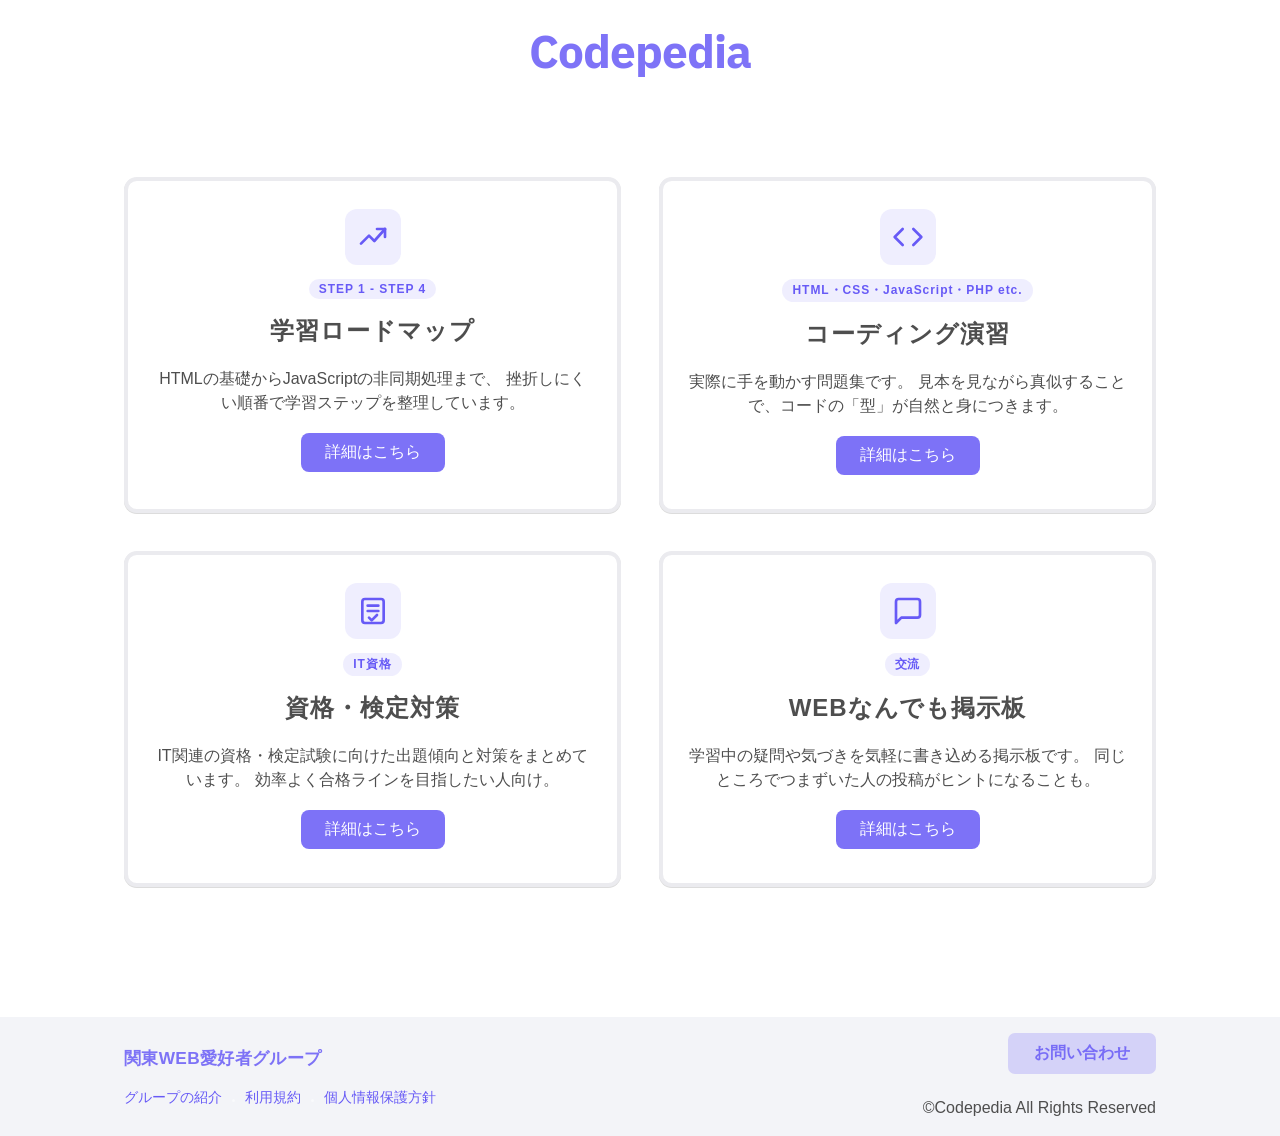
<file: index.html>
<!DOCTYPE html>
<html lang="ja">
<head>
    <meta charset="UTF-8">
    <meta name="viewport" content="width=device-width, initial-scale=1.0">
    <title>コードペディア</title>
    <link rel="stylesheet" href="index.css">

    <link rel="preconnect" href="https://fonts.googleapis.com">
    <link rel="preconnect" href="https://fonts.gstatic.com" crossorigin>
    <link href="https://fonts.googleapis.com/css2?family=Kosugi+Maru&family=IBM+Plex+Sans:ital,wght@0,100..700;1,100..700&display=swap" rel="stylesheet">
</head>
<body>
    <header>
        <h1>Codepedia</h1>
    </header>

    <main>
        <section class="card-list">

            <article class="card">

                <div class="card-icon-wrap">
                    <svg class="card-icon" viewBox="0 0 24 24" fill="none" stroke="currentColor" stroke-width="2" stroke-linecap="round" stroke-linejoin="round"><polyline points="3 17 9 11 13 15 21 6"></polyline><polyline points="21 6 21 12"></polyline><polyline points="21 6 15 6"></polyline></svg>
                </div>
                <span class="card-tag">STEP 1 - STEP 4</span>
                <h2>学習ロードマップ</h2>
                    <p>HTMLの基礎からJavaScriptの非同期処理まで、
                        挫折しにくい順番で学習ステップを整理しています。
                    </p>
                <a href="#">詳細はこちら</a>
            </article>

            <article class="card">

                <div class="card-icon-wrap">
                    <svg class="card-icon" viewBox="0 0 24 24" fill="none" stroke="currentColor" stroke-width="2" stroke-linecap="round" stroke-linejoin="round"><polyline points="16 18 22 12 16 6"></polyline><polyline points="8 6 2 12 8 18"></polyline></svg>
                </div>
                <span class="card-tag">HTML・CSS・JavaScript・PHP etc.</span>
                <h2>コーディング演習</h2>
                    <p>実際に手を動かす問題集です。
                        見本を見ながら真似することで、コードの「型」が自然と身につきます。
                    </p>
                    <!-- <p>コーディング演習についての簡単な説明が入ります。</p> -->
                <a href="#">詳細はこちら</a>
            </article>

            <article class="card">

                <div class="card-icon-wrap">
                    <svg class="card-icon" viewBox="0 0 24 24" fill="none" stroke="currentColor" stroke-width="2" stroke-linecap="round" stroke-linejoin="round"><rect x="4" y="3" width="16" height="18" rx="2"></rect><line x1="8" y1="8" x2="16" y2="8"></line><line x1="8" y1="12" x2="16" y2="12"></line><path d="M9 17l2 2 4-4"></path></svg>
                </div>
                <span class="card-tag">IT資格</span>
                <h2>資格・検定対策</h2>
                    <p>IT関連の資格・検定試験に向けた出題傾向と対策をまとめています。
                        効率よく合格ラインを目指したい人向け。</p>
                    <!-- <p>IT関連の資格・検定対策についての簡単な説明が入ります。</p> -->
                <a href="#">詳細はこちら</a>
            </article>

            <article class="card">

                <div class="card-icon-wrap">
                    <svg class="card-icon" viewBox="0 0 24 24" fill="none" stroke="currentColor" stroke-width="2" stroke-linecap="round" stroke-linejoin="round"><path d="M21 15a2 2 0 0 1-2 2H7l-4 4V5a2 2 0 0 1 2-2h14a2 2 0 0 1 2 2z"></path></svg>
                </div>
                <span class="card-tag">交流</span>
                <h2>WEBなんでも掲示板</h2>
                    <p>学習中の疑問や気づきを気軽に書き込める掲示板です。
                        同じところでつまずいた人の投稿がヒントになることも。</p>
                    <!-- <p>WEBなんでも掲示板についての簡単な説明が入ります。</p> -->
                <a href="bbs.html">詳細はこちら</a>
            </article>
        </section>
    </main>

    <footer>
        <div class="footer-inner">
            <div class="footer-left">
                <a href="index.html" class="f-logo">関東WEB愛好者グループ</a>
                <nav class="footer-links">
                    <a href="#">グループの紹介</a>
                    <a href="#">利用規約</a>
                    <a href="#">個人情報保護方針</a>
                </nav>
            </div>
            <div class="footer-right">
                <a href="#">お問い合わせ</a>
                <p>©Codepedia All Rights Reserved</p>
            </div>
        </div>
    </footer>
</body>
</html>
</file>
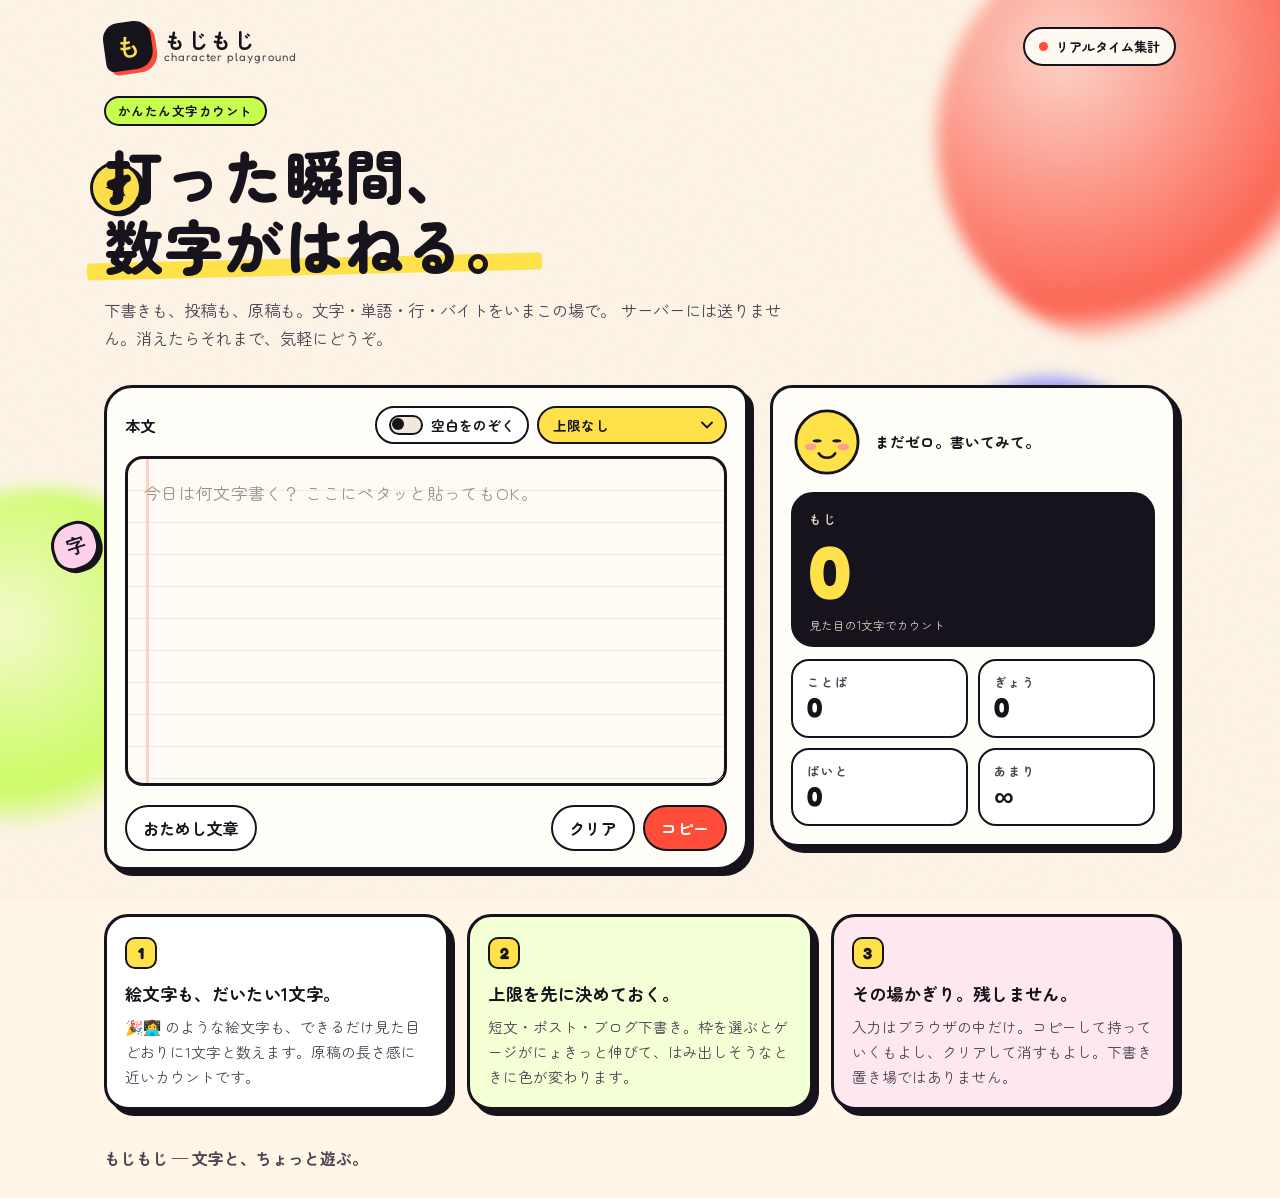
<file: moji-count/index.html>
<!DOCTYPE html>
<html lang="ja">
<head>
    <meta charset="UTF-8">
    <meta name="viewport" content="width=device-width, initial-scale=1.0">
    <title>もじもじ — かんたん文字カウント</title>
    <meta name="description" content="打った瞬間に文字数がはねる、かんたん文字カウント。単語・行・バイトもその場で。">
    <link rel="stylesheet" href="styles.css">
    <link rel="preconnect" href="https://fonts.googleapis.com">
    <link rel="preconnect" href="https://fonts.gstatic.com" crossorigin>
    <link href="https://fonts.googleapis.com/css2?family=Fredoka:wght@400;500;600;700&family=Zen+Maru+Gothic:wght@400;500;700;900&display=swap" rel="stylesheet">
</head>
<body>
    <div class="atmosphere" aria-hidden="true">
        <span class="blob blob-a"></span>
        <span class="blob blob-b"></span>
        <span class="blob blob-c"></span>
        <span class="sticker sticker-star">★</span>
        <span class="sticker sticker-mo">も</span>
        <span class="sticker sticker-ji">字</span>
        <span class="grain"></span>
    </div>

    <header class="site-header">
        <a class="brand" href="index.html">
            <span class="brand-mark" aria-hidden="true">も</span>
            <span class="brand-text">
                <strong>もじもじ</strong>
                <small>character playground</small>
            </span>
        </a>
        <p class="live-pill">
            <span class="live-dot" aria-hidden="true"></span>
            リアルタイム集計
        </p>
    </header>

    <main>
        <section class="hero">
            <p class="kicker">かんたん文字カウント</p>
            <h1>
                打った瞬間、<br>
                <span class="hero-accent">数字がはねる。</span>
            </h1>
            <p class="lede">
                下書きも、投稿も、原稿も。文字・単語・行・バイトをいまこの場で。
                サーバーには送りません。消えたらそれまで、気軽にどうぞ。
            </p>
        </section>

        <section class="stage" aria-label="文字カウント">
            <div class="editor-card">
                <div class="editor-toolbar">
                    <label class="field-label" for="draft">本文</label>
                    <div class="toolbar-controls">
                        <label class="chip-toggle">
                            <input type="checkbox" id="ignore-spaces">
                            <span>空白をのぞく</span>
                        </label>
                        <label class="limit-field">
                            <span class="sr-only">文字数の上限</span>
                            <select id="limit" aria-label="文字数の上限">
                                <option value="0">上限なし</option>
                                <option value="140">140（短文）</option>
                                <option value="280">280（ポスト）</option>
                                <option value="1000">1000（ブログ下書き）</option>
                                <option value="4000">4000（長文）</option>
                            </select>
                        </label>
                    </div>
                </div>

                <textarea
                    id="draft"
                    name="draft"
                    rows="9"
                    maxlength="200000"
                    placeholder="今日は何文字書く？ ここにペタッと貼ってもOK。"
                    spellcheck="true"
                ></textarea>

                <div class="progress-wrap" hidden>
                    <div class="progress-track" aria-hidden="true">
                        <div class="progress-fill" id="progress-fill"></div>
                    </div>
                    <p class="progress-caption" id="progress-caption"></p>
                </div>

                <div class="editor-actions">
                    <button type="button" class="btn btn-ghost" id="sample-btn">おためし文章</button>
                    <div class="editor-actions-right">
                        <button type="button" class="btn btn-ghost" id="clear-btn">クリア</button>
                        <button type="button" class="btn btn-solid" id="copy-btn">コピー</button>
                    </div>
                </div>
                <p class="toast" id="toast" role="status" aria-live="polite"></p>
            </div>

            <aside class="scoreboard" aria-label="集計結果">
                <div class="buddy-row">
                    <div class="buddy" id="buddy" data-mood="idle" aria-hidden="true">
                        <svg viewBox="0 0 88 88" fill="none">
                            <circle class="buddy-body" cx="44" cy="44" r="38"/>
                            <ellipse class="buddy-blush" cx="24" cy="50" rx="7" ry="4"/>
                            <ellipse class="buddy-blush" cx="64" cy="50" rx="7" ry="4"/>
                            <circle class="buddy-eye left" cx="32" cy="40" r="5.5"/>
                            <circle class="buddy-eye right" cx="56" cy="40" r="5.5"/>
                            <path class="buddy-mouth" d="M34 58c4 7 16 7 20 0"/>
                        </svg>
                    </div>
                    <p class="buddy-line" id="buddy-line">まだゼロ。書いてみて。</p>
                </div>

                <div class="stat stat-hero">
                    <p class="stat-label">もじ</p>
                    <p class="stat-value" id="char-count" aria-live="polite">0</p>
                        <p class="stat-note" id="char-note">見た目の1文字でカウント</p>
                </div>

                <div class="stat-grid">
                    <div class="stat">
                        <p class="stat-label">ことば</p>
                        <p class="stat-value" id="word-count">0</p>
                    </div>
                    <div class="stat">
                        <p class="stat-label">ぎょう</p>
                        <p class="stat-value" id="line-count">0</p>
                    </div>
                    <div class="stat">
                        <p class="stat-label">ばいと</p>
                        <p class="stat-value" id="byte-count">0</p>
                    </div>
                    <div class="stat">
                        <p class="stat-label" id="remain-label">あまり</p>
                        <p class="stat-value" id="remain-count">∞</p>
                    </div>
                </div>
            </aside>
        </section>

        <section class="perks" aria-label="このページでできること">
            <article class="perk">
                <span class="perk-badge" aria-hidden="true">1</span>
                <h2>絵文字も、だいたい1文字。</h2>
                <p>🎉👩‍💻 のような絵文字も、できるだけ見た目どおりに1文字と数えます。原稿の長さ感に近いカウントです。</p>
            </article>
            <article class="perk">
                <span class="perk-badge" aria-hidden="true">2</span>
                <h2>上限を先に決めておく。</h2>
                <p>短文・ポスト・ブログ下書き。枠を選ぶとゲージがにょきっと伸びて、はみ出しそうなときに色が変わります。</p>
            </article>
            <article class="perk">
                <span class="perk-badge" aria-hidden="true">3</span>
                <h2>その場かぎり。残しません。</h2>
                <p>入力はブラウザの中だけ。コピーして持っていくもよし、クリアして消すもよし。下書き置き場ではありません。</p>
            </article>
        </section>
    </main>

    <footer class="site-footer">
        <p>もじもじ — 文字と、ちょっと遊ぶ。</p>
    </footer>

    <script src="app.js"></script>
</body>
</html>
</file>
<file: index.css>
@import "common.css";

body {
    font-family: "Kosugi Maru", sans-serif;
    font-weight: 400;
    font-style: normal;
    min-height: 100vh;
    display: flex;
    flex-direction: column;
}

header {
    padding: 20px 0 56px;
}

h1 {
    text-align: center;
    font-size: 2.9rem;
    color: rgba(103, 90, 246, 0.85);
    letter-spacing: -0.02em;
    font-family: "IBM Plex Sans", sans-serif;
}

main {
    flex: 1 0 auto;
}

.card-list {
    display: flex;
    flex-wrap: wrap;
    max-width: 1080px;
    width: 100%;
    box-sizing: border-box;
    padding: 0 24px;
    margin: 40px auto 130px;
    gap: 38px 38px;
}

.card {
    background-color: white;
    border-radius: 12.8px;
    border: 4px solid #ebebef;
    box-shadow: 0 1px 0px rgba(20, 20, 24, 0.15);
    width: calc(50% - 19px);
    padding: 28px 24px;
    text-align: center;
    box-sizing: border-box;
    transition: transform .15s ease, box-shadow .15s ease;
}

.card:hover {
    transform: translateY(-6px);
    box-shadow: 0 1px 0px rgba(20, 20, 24, 0.21);
}

.card-icon {
    width: 32px;
    height: 32px;
    color: rgb(103, 90, 246);
    padding: 12px;
    background-color: rgba(103, 90, 246, 0.1);
    border-radius: 12px;
    margin: 0 auto 14px;
    display: block;
    box-sizing: content-box;
}

.card-tag {
    display: inline-block;
    font-size: 12px;
    font-weight: 700;
    padding: 3px 10px;
    border-radius: 999px;
    background-color: rgba(103, 90, 246, 0.1);
    color: rgb(103, 90, 246);
    margin-bottom: 16px;
    letter-spacing: 0.08em;
}

h2 {
    text-align: center;
    padding-bottom: 8px;
    color: rgb(78, 78, 78);
    letter-spacing: 0.04em;
}

p {
    text-align: center;
    line-height: 1.5;
    padding-top: 12px;
    color: rgb(78, 78, 78);
}

.card a {
    display: inline-block;
    padding: 9px 24px;
    margin: 18px 0 6px;
    background-color: rgba(103, 90, 246, 0.85);
    border-radius: 8px;
    color: white;
    /* text-align: center; */
    text-decoration: none;
    transition: background-color .15s ease;
}

.card a:hover {
    background-color: rgb(83, 70, 220, 0.85);
}

footer {
    background-color: #f3f4f8;
    color: rgb(103, 90, 246, 0.85);
    flex-shrink: 0;
}

.footer-inner {
    display: flex;
    justify-content: space-between;
    align-items: center;
    max-width: 1080px;
    width: 100%;
    box-sizing: border-box;
    margin: 0 auto;
    padding: 16px 24px;
}

footer a {
    color: rgb(103, 90, 246);
    text-decoration: none;
}

.footer-left {
    display: flex;
    flex-direction: column;
    align-items: flex-start;
    gap: 8px;
    font-size: 0.9rem;
}

.footer-links {
    display: flex;
    align-items: center;
    gap: 10px;
}

.footer-links a::after {
    content: '';
    display: inline-block;
    width: 3px;
    height: 3px;
    border-radius: 50%;
    background: rgba(255, 255, 255, 0.5);
    margin-left: 10px;
}

.footer-links a:last-child::after {
    display: none;
}

.footer-right {
    text-align: right;
    color: rgb(78, 78, 78);
}

.footer-right a {
    display: inline-block;
    padding: 10px 26px;
    background-color: rgba(103, 90, 246, 0.225);
    border-radius: 7px;
    margin-bottom: 10px;
    font-weight: 700;
    color: rgb(103, 90, 246, 0.85);
}

.f-logo {
    font-weight: 700;
    font-size: 1.08rem;
    color: rgb(103, 90, 246, 0.85);
    text-decoration: none;
    padding-bottom: 10px;
    letter-spacing: 0.02em;
}



/* タブレット〜小さめPC:カードを1列に */
@media (max-width: 860px) {
    .card-list {
        max-width: 640px;
        margin: 32px auto 60px;
        gap: 20px;
    }

    .card {
        width: 100%;
    }
}

/* スマホ */
@media (max-width: 640px) {
    header {
        padding: 16px 0 38px;
    }

    h1 {
        font-size: 2.5rem;
    }

    .card-list {
        padding: 0 16px;
    }

    .card {
        padding: 20px 18px;
    }

    .footer-inner {
        flex-direction: column;
        align-items: flex-start;
        gap: 14px;
        padding: 24px 16px;
        font-size: 0.9rem;
    }

    .footer-links {
        flex-wrap: wrap;
        row-gap: 6px;
    }

    .footer-right {
        width: 100%;
        text-align: left;
    }

    .footer-right p {
        margin-top: 10px;
        text-align: center;
        font-size: 12px;
    }
}
</file>
<file: moji-count/styles.css>
:root {
    --ink: #17131c;
    --ink-soft: #4a4453;
    --paper: #fff6e8;
    --paper-2: #ffe7c2;
    --cream: #fffaf1;
    --tomato: #ff4d3a;
    --tomato-deep: #e03726;
    --slime: #c6ff4d;
    --periwinkle: #6a6bff;
    --violet: #9b5cff;
    --sun: #ffe14a;
    --line: #17131c;
    --card: #fffdf8;
    --shadow: 6px 6px 0 var(--ink);
    --radius-xl: 32px;
    --radius-lg: 24px;
    --radius-md: 16px;
    --header-h: 76px;
}

*,
*::before,
*::after {
    box-sizing: border-box;
    margin: 0;
    padding: 0;
}

html {
    scroll-behavior: smooth;
}

body {
    min-height: 100vh;
    font-family: "Zen Maru Gothic", "Hiragino Maru Gothic ProN", sans-serif;
    color: var(--ink);
    background: var(--paper);
    overflow-x: hidden;
}

img,
svg {
    display: block;
    max-width: 100%;
}

button,
select,
textarea {
    font: inherit;
    color: inherit;
}

.sr-only {
    position: absolute;
    width: 1px;
    height: 1px;
    padding: 0;
    margin: -1px;
    overflow: hidden;
    clip: rect(0, 0, 0, 0);
    white-space: nowrap;
    border: 0;
}

.atmosphere {
    position: fixed;
    inset: 0;
    pointer-events: none;
    z-index: 0;
    overflow: hidden;
}

.blob {
    position: absolute;
    border-radius: 50%;
    filter: blur(8px);
    opacity: 0.85;
    animation: drift 16s ease-in-out infinite;
}

.blob-a {
    width: min(42vw, 420px);
    height: min(42vw, 420px);
    background: radial-gradient(circle at 30% 30%, #ffd0c4, var(--tomato) 62%, transparent 70%);
    top: -8%;
    right: -6%;
}

.blob-b {
    width: min(36vw, 340px);
    height: min(36vw, 340px);
    background: radial-gradient(circle at 40% 40%, #f4ffc8, var(--slime) 58%, transparent 72%);
    bottom: 8%;
    left: -10%;
    animation-delay: -6s;
}

.blob-c {
    width: min(28vw, 260px);
    height: min(28vw, 260px);
    background: radial-gradient(circle at 40% 40%, #d9d9ff, var(--periwinkle) 60%, transparent 72%);
    top: 42%;
    right: 8%;
    animation-delay: -11s;
}

.sticker {
    position: absolute;
    display: grid;
    place-items: center;
    font-family: "Fredoka", sans-serif;
    font-weight: 700;
    border: 3px solid var(--ink);
    box-shadow: 3px 3px 0 var(--ink);
    animation: wobble 7s ease-in-out infinite;
}

.sticker-star {
    top: 18%;
    left: 7%;
    width: 52px;
    height: 52px;
    border-radius: 50%;
    background: var(--sun);
    transform: rotate(-12deg);
    font-size: 1.4rem;
}

.sticker-mo {
    bottom: 16%;
    right: 11%;
    width: 64px;
    height: 64px;
    border-radius: 18px;
    background: var(--slime);
    transform: rotate(9deg);
    font-size: 1.6rem;
    animation-delay: -2s;
}

.sticker-ji {
    top: 58%;
    left: 4%;
    width: 48px;
    height: 48px;
    border-radius: 50% 40% 50% 40%;
    background: #ffd4ea;
    transform: rotate(-18deg);
    font-size: 1.15rem;
    animation-delay: -4s;
}

.grain {
    position: absolute;
    inset: 0;
    opacity: 0.18;
    mix-blend-mode: multiply;
    background-image: url("data:image/svg+xml,%3Csvg xmlns='http://www.w3.org/2000/svg' width='180' height='180'%3E%3Cfilter id='n'%3E%3CfeTurbulence type='fractalNoise' baseFrequency='.85' numOctaves='2' stitchTiles='stitch'/%3E%3C/filter%3E%3Crect width='180' height='180' filter='url(%23n)' opacity='.55'/%3E%3C/svg%3E");
}

@keyframes drift {
    0%, 100% { transform: translate(0, 0) scale(1); }
    50% { transform: translate(18px, -22px) scale(1.08); }
}

@keyframes wobble {
    0%, 100% { transform: rotate(var(--tilt, -8deg)); }
    50% { transform: rotate(calc(var(--tilt, -8deg) + 10deg)) translateY(-6px); }
}

.site-header,
main,
.site-footer {
    position: relative;
    z-index: 1;
}

.site-header {
    display: flex;
    align-items: center;
    justify-content: space-between;
    gap: 16px;
    max-width: 1120px;
    margin: 0 auto;
    padding: 22px 24px 8px;
}

.brand {
    display: flex;
    align-items: center;
    gap: 12px;
    text-decoration: none;
    color: inherit;
}

.brand-mark {
    width: 48px;
    height: 48px;
    display: grid;
    place-items: center;
    background: var(--ink);
    color: var(--sun);
    border-radius: 16px 16px 18px 8px;
    font-family: "Fredoka", sans-serif;
    font-size: 1.45rem;
    font-weight: 700;
    transform: rotate(-8deg);
    box-shadow: 4px 4px 0 var(--tomato);
}

.brand-text {
    display: flex;
    flex-direction: column;
    line-height: 1.05;
}

.brand-text strong {
    font-size: 1.35rem;
    letter-spacing: 0.04em;
}

.brand-text small {
    font-family: "Fredoka", sans-serif;
    font-size: 0.72rem;
    color: var(--ink-soft);
    letter-spacing: 0.08em;
}

.live-pill {
    display: inline-flex;
    align-items: center;
    gap: 8px;
    padding: 8px 14px;
    border: 2.5px solid var(--ink);
    border-radius: 999px;
    background: var(--cream);
    font-size: 0.82rem;
    font-weight: 700;
}

.live-dot {
    width: 9px;
    height: 9px;
    border-radius: 50%;
    background: var(--tomato);
    box-shadow: 0 0 0 0 rgba(255, 77, 58, 0.7);
    animation: pulse 1.6s ease-out infinite;
}

@keyframes pulse {
    70% { box-shadow: 0 0 0 8px rgba(255, 77, 58, 0); }
    100% { box-shadow: 0 0 0 0 rgba(255, 77, 58, 0); }
}

.hero {
    max-width: 1120px;
    margin: 0 auto;
    padding: 18px 24px 4px;
}

.kicker {
    display: inline-block;
    padding: 4px 12px;
    margin-bottom: 14px;
    background: var(--slime);
    border: 2.5px solid var(--ink);
    border-radius: 999px;
    font-size: 0.78rem;
    font-weight: 700;
    letter-spacing: 0.12em;
}

.hero h1 {
    font-size: clamp(2.05rem, 5.2vw, 3.7rem);
    line-height: 1.18;
    letter-spacing: 0.02em;
    font-weight: 900;
    max-width: 12em;
}

.hero-accent {
    position: relative;
    display: inline-block;
    isolation: isolate;
    z-index: 0;
    white-space: nowrap;
}

.hero-accent::after {
    content: "";
    position: absolute;
    left: -4%;
    right: -4%;
    bottom: 0.08em;
    height: 0.28em;
    background: var(--sun);
    z-index: -1;
    border-radius: 4px;
    transform: rotate(-1.4deg);
}

.lede {
    margin-top: 16px;
    max-width: 42em;
    color: var(--ink-soft);
    font-size: 1.02rem;
    line-height: 1.75;
}

.stage {
    display: grid;
    grid-template-columns: minmax(0, 1.35fr) minmax(280px, 0.85fr);
    gap: 22px;
    max-width: 1120px;
    margin: 28px auto 0;
    padding: 0 24px 8px;
    align-items: start;
}

.editor-card,
.scoreboard,
.perk {
    background: var(--card);
    border: 3px solid var(--ink);
    box-shadow: var(--shadow);
}

.editor-card {
    border-radius: 28px 18px 30px 22px;
    padding: 18px 18px 16px;
}

.editor-toolbar {
    display: flex;
    align-items: center;
    justify-content: space-between;
    gap: 12px;
    margin-bottom: 12px;
    flex-wrap: wrap;
}

.field-label {
    font-weight: 700;
    font-size: 0.95rem;
}

.toolbar-controls {
    display: flex;
    align-items: center;
    gap: 8px;
    flex-wrap: wrap;
}

.chip-toggle {
    display: inline-flex;
    align-items: center;
    gap: 8px;
    padding: 7px 12px;
    border: 2.5px solid var(--ink);
    border-radius: 999px;
    background: #fff;
    cursor: pointer;
    user-select: none;
    font-size: 0.85rem;
    font-weight: 700;
}

.chip-toggle input {
    appearance: none;
    width: 34px;
    height: 20px;
    border: 2.5px solid var(--ink);
    border-radius: 999px;
    background: #efe8dc;
    position: relative;
    cursor: pointer;
    flex-shrink: 0;
}

.chip-toggle input::after {
    content: "";
    position: absolute;
    top: 1px;
    left: 1px;
    width: 12px;
    height: 12px;
    border-radius: 50%;
    background: var(--ink);
    transition: transform 0.18s ease;
}

.chip-toggle input:checked {
    background: var(--slime);
}

.chip-toggle input:checked::after {
    transform: translateX(14px);
}

.chip-toggle:focus-within,
.limit-field select:focus,
textarea:focus,
.btn:focus-visible,
.brand:focus-visible {
    outline: 3px solid var(--periwinkle);
    outline-offset: 2px;
}

.limit-field select {
    appearance: none;
    background: var(--sun) url("data:image/svg+xml,%3Csvg xmlns='http://www.w3.org/2000/svg' width='12' height='8' fill='none'%3E%3Cpath d='M1 1.5 6 6.5 11 1.5' stroke='%2317131c' stroke-width='1.8' stroke-linecap='round'/%3E%3C/svg%3E") no-repeat right 12px center;
    border: 2.5px solid var(--ink);
    border-radius: 999px;
    padding: 7px 34px 7px 14px;
    font-weight: 700;
    font-size: 0.85rem;
    cursor: pointer;
}

textarea {
    width: 100%;
    min-height: 280px;
    resize: vertical;
    border: 3px solid var(--ink);
    border-radius: 18px;
    padding: 18px 16px;
    background:
        linear-gradient(90deg, transparent 0, transparent 18px, #ffd0c8 18px, #ffd0c8 21px, transparent 21px),
        repeating-linear-gradient(
            to bottom,
            transparent,
            transparent 31px,
            rgba(23, 19, 28, 0.07) 31px,
            rgba(23, 19, 28, 0.07) 32px
        ),
        #fffaf3;
    line-height: 32px;
    font-size: 1.05rem;
    letter-spacing: 0.02em;
}

textarea::placeholder {
    color: #9a9186;
}

.progress-wrap {
    margin-top: 12px;
}

.progress-wrap[hidden] {
    display: none;
}

.progress-track {
    height: 14px;
    border: 2.5px solid var(--ink);
    border-radius: 999px;
    background: #efe8dc;
    overflow: hidden;
}

.progress-fill {
    height: 100%;
    width: 0;
    background: var(--periwinkle);
    border-right: 2px solid var(--ink);
    transition: width 0.2s ease, background-color 0.2s ease;
}

.progress-fill.is-warn {
    background: var(--sun);
}

.progress-fill.is-over {
    background: var(--tomato);
}

.progress-caption {
    margin-top: 6px;
    font-size: 0.8rem;
    font-weight: 700;
    color: var(--ink-soft);
}

.editor-actions {
    display: flex;
    justify-content: space-between;
    align-items: center;
    gap: 10px;
    margin-top: 14px;
    flex-wrap: wrap;
}

.editor-actions-right {
    display: flex;
    gap: 8px;
}

.btn {
    border: 2.5px solid var(--ink);
    border-radius: 999px;
    padding: 9px 16px;
    font-weight: 700;
    cursor: pointer;
    transition: transform 0.12s ease, box-shadow 0.12s ease, background-color 0.12s ease;
}

.btn:hover {
    transform: translate(-1px, -1px);
    box-shadow: 3px 3px 0 var(--ink);
}

.btn:active {
    transform: translate(1px, 1px);
    box-shadow: none;
}

.btn-ghost {
    background: #fff;
}

.btn-solid {
    background: var(--tomato);
    color: #fff;
}

.toast:not(:empty) {
    display: inline-block;
    margin-top: 10px;
    padding: 8px 14px;
    background: var(--ink);
    color: var(--sun);
    border-radius: 999px;
    font-size: 0.85rem;
    font-weight: 700;
}

.toast:empty {
    display: none;
}

.scoreboard {
    border-radius: 22px 30px 20px 28px;
    padding: 18px;
    position: sticky;
    top: 16px;
}

.buddy-row {
    display: flex;
    align-items: center;
    gap: 12px;
    margin-bottom: 14px;
}

.buddy {
    width: 72px;
    height: 72px;
    flex-shrink: 0;
}

.buddy svg {
    width: 100%;
    height: 100%;
    overflow: visible;
}

.buddy-body {
    fill: var(--sun);
    stroke: var(--ink);
    stroke-width: 3.5;
}

.buddy-blush {
    fill: #ff8fa0;
    opacity: 0.85;
}

.buddy-eye {
    fill: var(--ink);
    transform-origin: center;
    transition: transform 0.2s ease;
}

.buddy-mouth {
    fill: none;
    stroke: var(--ink);
    stroke-width: 3.2;
    stroke-linecap: round;
    transition: d 0.2s ease;
}

.buddy[data-mood="idle"] .buddy-eye {
    transform: scaleY(0.35);
}

.buddy[data-mood="typing"] .buddy-body {
    fill: var(--slime);
}

.buddy[data-mood="warn"] .buddy-body {
    fill: #ffc14d;
}

.buddy[data-mood="over"] .buddy-body {
    fill: #ff8a7a;
}

.buddy[data-mood="over"] .buddy-eye.left {
    transform: rotate(-18deg) translate(-1px, 1px);
}

.buddy[data-mood="over"] .buddy-eye.right {
    transform: rotate(18deg) translate(1px, 1px);
}

.buddy-line {
    font-size: 0.92rem;
    font-weight: 700;
    line-height: 1.45;
}

.stat {
    border: 2.5px solid var(--ink);
    border-radius: 18px;
    padding: 12px 14px;
    background: #fff;
}

.stat-hero {
    background: var(--ink);
    color: var(--cream);
    margin-bottom: 12px;
    border-radius: 22px;
    padding: 16px 16px 12px;
}

.stat-hero .stat-label,
.stat-hero .stat-note {
    color: #d9d2c6;
}

.stat-label {
    font-size: 0.75rem;
    font-weight: 700;
    letter-spacing: 0.14em;
    color: var(--ink-soft);
}

.stat-value {
    font-family: "Fredoka", sans-serif;
    font-weight: 700;
    font-size: 1.7rem;
    letter-spacing: -0.03em;
    font-variant-numeric: tabular-nums;
    line-height: 1.15;
    margin-top: 2px;
}

.stat-hero .stat-value {
    font-size: clamp(3.2rem, 8vw, 4.6rem);
    color: var(--sun);
}

.stat-value.is-pop {
    animation: pop 0.28s cubic-bezier(0.2, 1.4, 0.4, 1);
}

@keyframes pop {
    0% { transform: scale(1); }
    40% { transform: scale(1.12) rotate(-2deg); }
    100% { transform: scale(1); }
}

.stat-note {
    margin-top: 4px;
    font-size: 0.72rem;
}

.stat-grid {
    display: grid;
    grid-template-columns: 1fr 1fr;
    gap: 10px;
}

.perks {
    display: grid;
    grid-template-columns: repeat(3, 1fr);
    gap: 18px;
    max-width: 1120px;
    margin: 36px auto 0;
    padding: 0 24px;
}

.perk {
    border-radius: 24px;
    padding: 20px 18px 18px;
    background: color-mix(in srgb, var(--card) 86%, var(--paper-2));
}

.perk:nth-child(1) { background: #fff; }
.perk:nth-child(2) { background: #f3ffd4; }
.perk:nth-child(3) { background: #ffe7ef; }

.perk-badge {
    display: inline-grid;
    place-items: center;
    width: 32px;
    height: 32px;
    border-radius: 10px;
    border: 2.5px solid var(--ink);
    background: var(--sun);
    font-family: "Fredoka", sans-serif;
    font-weight: 700;
    margin-bottom: 12px;
}

.perk h2 {
    font-size: 1.08rem;
    margin-bottom: 8px;
    letter-spacing: 0.02em;
}

.perk p {
    color: var(--ink-soft);
    line-height: 1.7;
    font-size: 0.92rem;
}

.site-footer {
    max-width: 1120px;
    margin: 0 auto;
    padding: 36px 24px 28px;
    font-weight: 700;
    color: var(--ink-soft);
}

@media (max-width: 900px) {
    .stage,
    .perks {
        grid-template-columns: 1fr;
    }

    .scoreboard {
        position: static;
    }

    .sticker-ji,
    .sticker-mo {
        display: none;
    }
}

@media (max-width: 640px) {
    .site-header {
        padding: 16px 16px 4px;
    }

    .hero,
    .stage,
    .perks,
    .site-footer {
        padding-left: 16px;
        padding-right: 16px;
    }

    .brand-text small {
        display: none;
    }

    .live-pill {
        font-size: 0.72rem;
        padding: 6px 10px;
    }

    .editor-toolbar {
        flex-direction: column;
        align-items: stretch;
        gap: 10px;
    }

    .toolbar-controls {
        width: 100%;
    }

    .chip-toggle {
        flex: 1;
        justify-content: space-between;
    }

    .limit-field {
        flex: 1;
        display: flex;
    }

    .limit-field select {
        width: 100%;
    }

    textarea {
        min-height: 220px;
    }

    .stat-hero .stat-value {
        font-size: 3.2rem;
    }

    .sticker-star {
        top: 12%;
        left: auto;
        right: 18px;
        width: 40px;
        height: 40px;
        font-size: 1.1rem;
    }
}

@media (prefers-reduced-motion: reduce) {
    *,
    *::before,
    *::after {
        animation: none !important;
        transition: none !important;
    }
}
</file>
